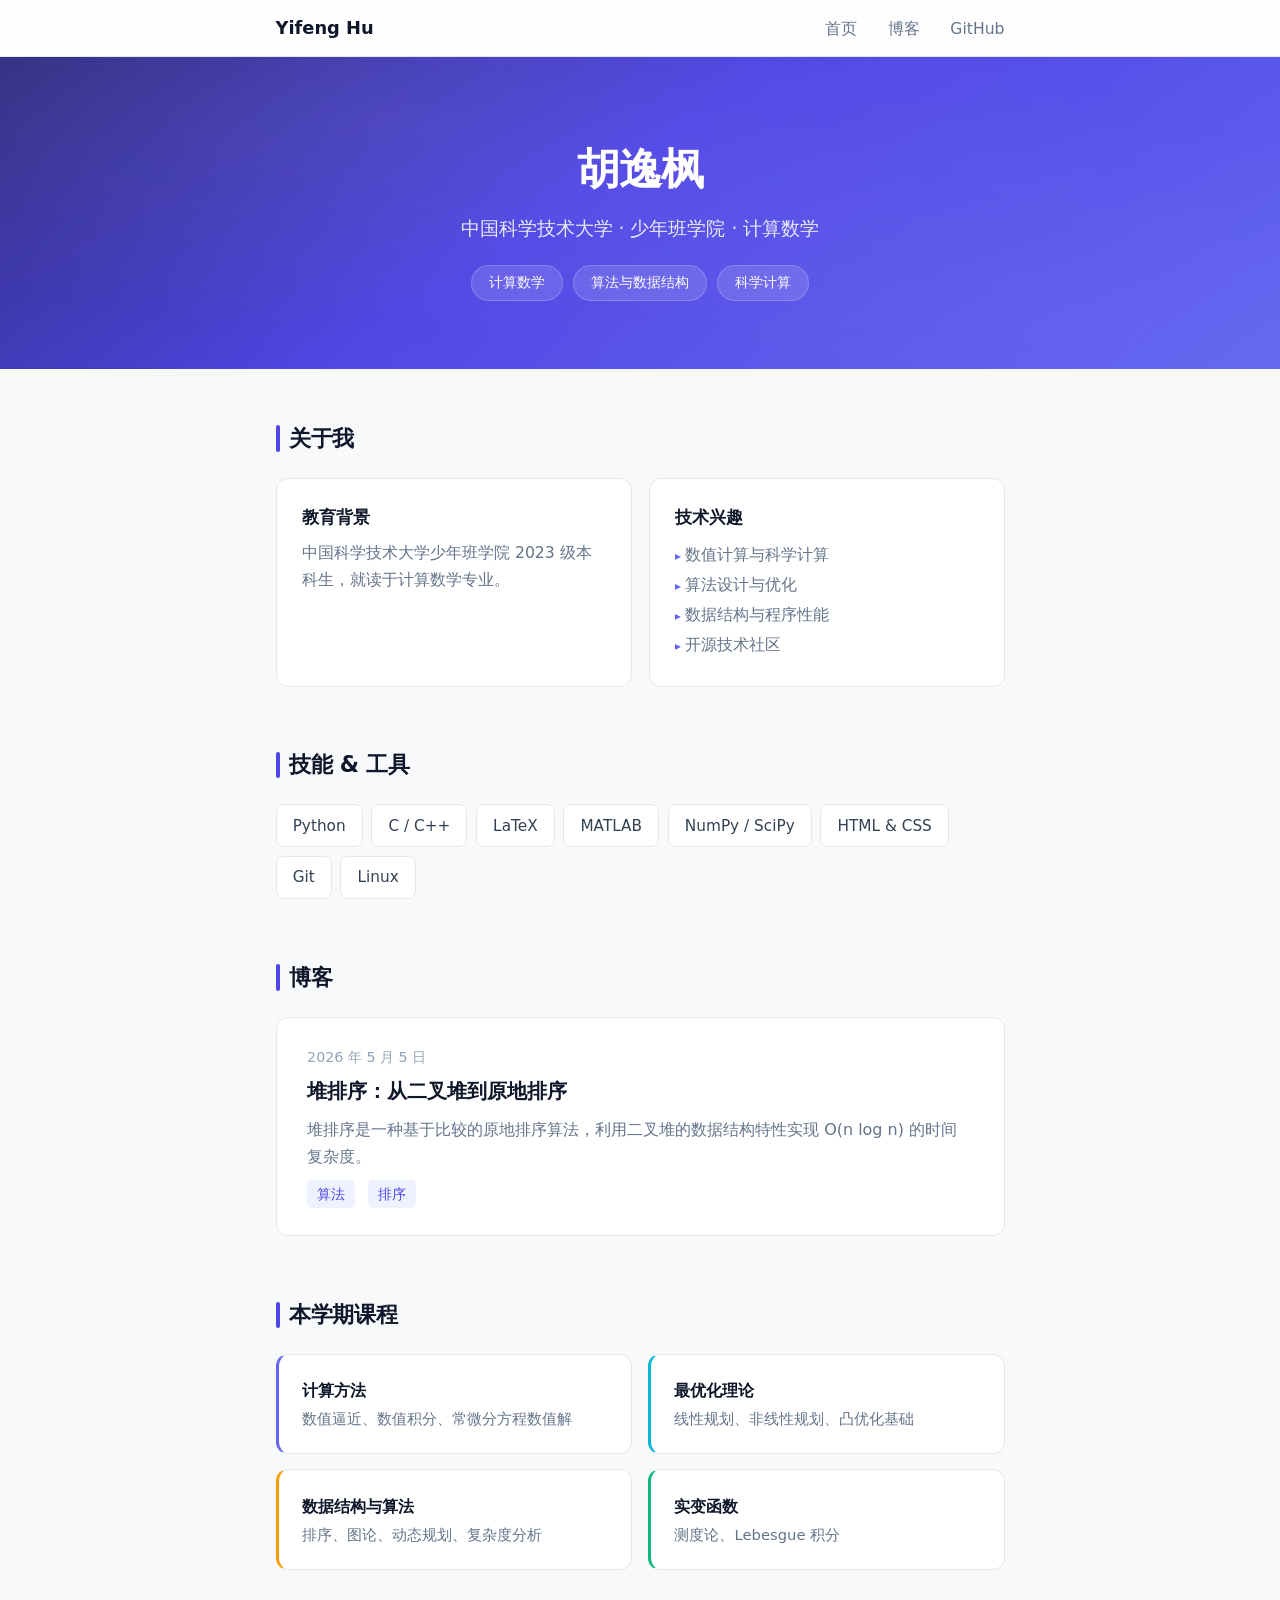
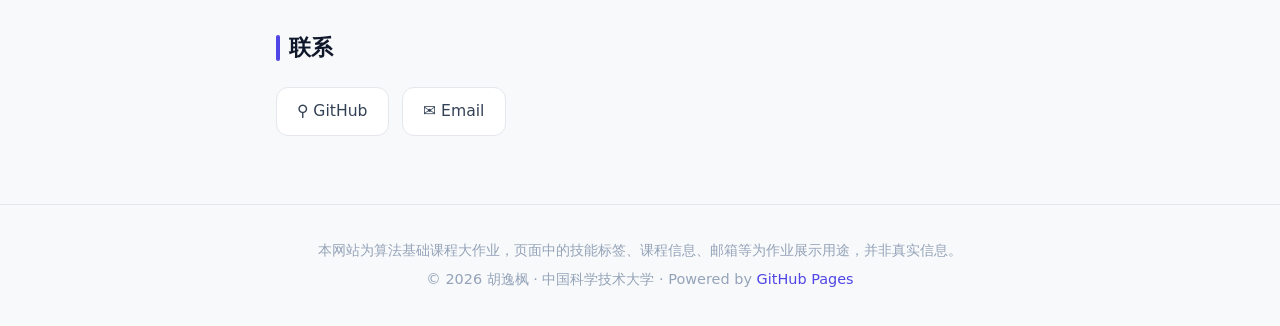
<file: index.html>
<!DOCTYPE html>
<html lang="zh-CN">
<head>
  <meta charset="UTF-8">
  <meta name="viewport" content="width=device-width, initial-scale=1.0">
  <title>胡逸枫 — 个人主页</title>
  <link rel="icon" type="image/svg+xml" href="favicon.svg">
  <link rel="stylesheet" href="css/style.css">
</head>
<body>
  <nav class="nav">
    <div class="nav-inner">
      <a href="index.html" class="nav-logo">Yifeng Hu</a>
      <ul class="nav-links">
        <li><a href="index.html">首页</a></li>
        <li><a href="blog.html">博客</a></li>
        <li><a href="https://github.com/NerocAngevil" target="_blank" rel="noopener">GitHub</a></li>
      </ul>
    </div>
  </nav>

  <header class="hero">
    <h1>胡逸枫</h1>
    <p class="sub">中国科学技术大学 · 少年班学院 · 计算数学</p>
    <div class="tags">
      <span>计算数学</span>
      <span>算法与数据结构</span>
      <span>科学计算</span>
    </div>
  </header>

  <main class="main">
    <section class="sec">
      <h2 class="sec-heading">关于我</h2>
      <div class="about-2col">
        <div class="about-card">
          <h3>教育背景</h3>
          <p>中国科学技术大学少年班学院 2023 级本科生，就读于计算数学专业。</p>
        </div>
        <div class="about-card">
          <h3>技术兴趣</h3>
          <ul>
            <li>数值计算与科学计算</li>
            <li>算法设计与优化</li>
            <li>数据结构与程序性能</li>
            <li>开源技术社区</li>
          </ul>
        </div>
      </div>
    </section>

    <section class="sec">
      <h2 class="sec-heading">技能 & 工具</h2>
      <div class="skills">
        <span class="skill-tag">Python</span>
        <span class="skill-tag">C / C++</span>
        <span class="skill-tag">LaTeX</span>
        <span class="skill-tag">MATLAB</span>
        <span class="skill-tag">NumPy / SciPy</span>
        <span class="skill-tag">HTML & CSS</span>
        <span class="skill-tag">Git</span>
        <span class="skill-tag">Linux</span>
      </div>
    </section>

    <section class="sec">
      <h2 class="sec-heading">博客</h2>
      <div class="blog-card">
        <p class="meta">2026 年 5 月 5 日</p>
        <h3><a href="blog/heap-sort.html">堆排序：从二叉堆到原地排序</a></h3>
        <p class="excerpt">堆排序是一种基于比较的原地排序算法，利用二叉堆的数据结构特性实现 O(n log n) 的时间复杂度。</p>
        <span class="tag">算法</span>
        <span class="tag">排序</span>
      </div>
    </section>

    <section class="sec">
      <h2 class="sec-heading">本学期课程</h2>
      <div class="course-2col">
        <div class="course-card"><h3>计算方法</h3><p>数值逼近、数值积分、常微分方程数值解</p></div>
        <div class="course-card"><h3>最优化理论</h3><p>线性规划、非线性规划、凸优化基础</p></div>
        <div class="course-card"><h3>数据结构与算法</h3><p>排序、图论、动态规划、复杂度分析</p></div>
        <div class="course-card"><h3>实变函数</h3><p>测度论、Lebesgue 积分</p></div>
      </div>
    </section>

    <section class="sec">
      <h2 class="sec-heading">联系</h2>
      <div class="contact">
        <a href="https://github.com/NerocAngevil" target="_blank" rel="noopener">&#9906; GitHub</a>
        <a href="mailto:yifenghu@mail.ustc.edu.cn">&#9993; Email</a>
      </div>
    </section>
  </main>

  <footer class="footer">
    <p style="color:#94a3b8; font-size:0.8rem; margin-bottom:0.3rem;">本网站为算法基础课程大作业，页面中的技能标签、课程信息、邮箱等为作业展示用途，并非真实信息。</p>
    <p>&copy; 2026 胡逸枫 · 中国科学技术大学 · Powered by <a href="https://pages.github.com/" target="_blank" rel="noopener">GitHub Pages</a></p>
  </footer>
  <script src="js/main.js"></script>
</body>
</html>
</file>
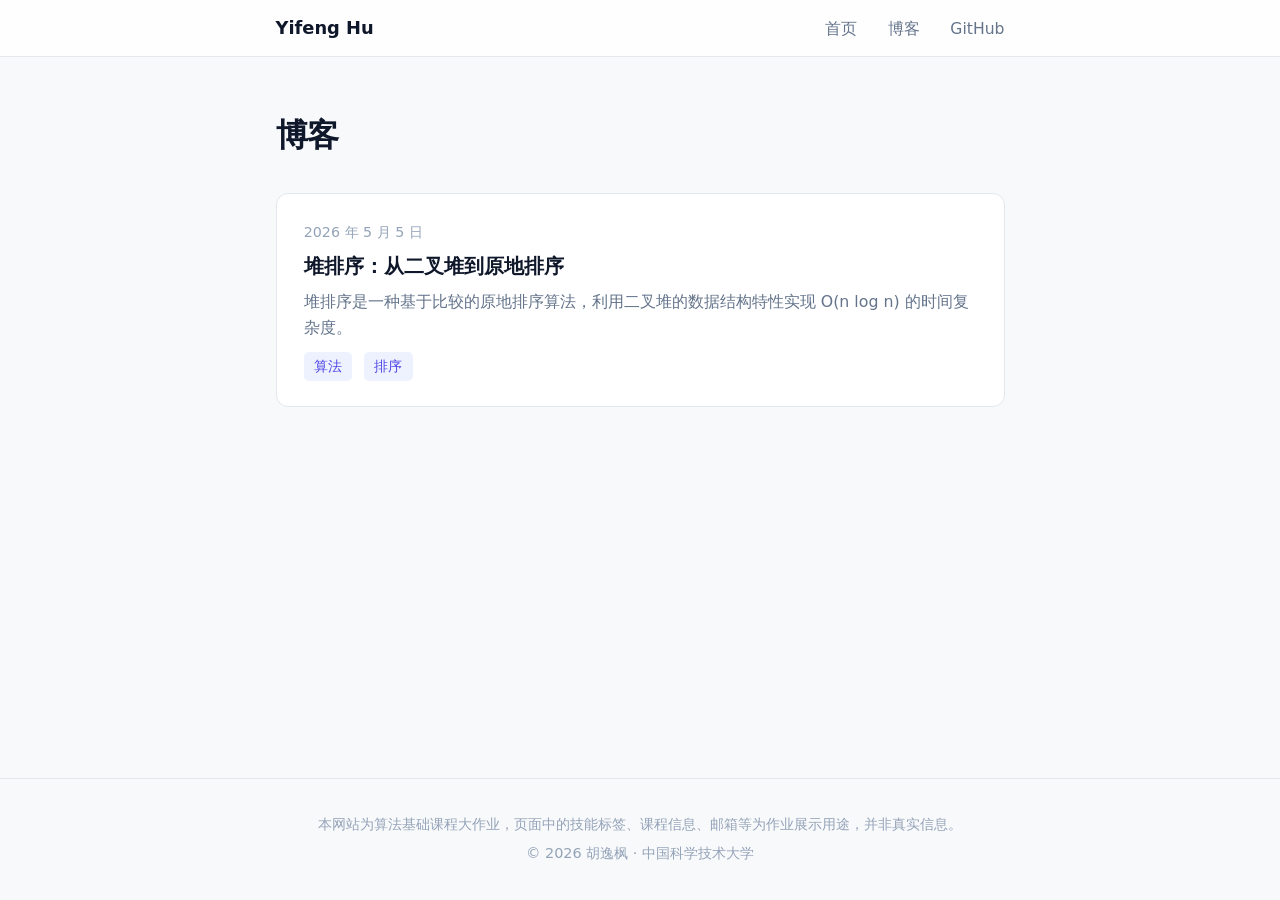
<file: blog.html>
<!DOCTYPE html>
<html lang="zh-CN">
<head>
  <meta charset="UTF-8">
  <meta name="viewport" content="width=device-width, initial-scale=1.0">
  <title>博客 — 胡逸枫</title>
  <link rel="icon" type="image/svg+xml" href="favicon.svg">
  <link rel="stylesheet" href="css/style.css">
</head>
<body>
  <nav class="nav">
    <div class="nav-inner">
      <a href="index.html" class="nav-logo">Yifeng Hu</a>
      <ul class="nav-links">
        <li><a href="index.html">首页</a></li>
        <li><a href="blog.html">博客</a></li>
        <li><a href="https://github.com/NerocAngevil" target="_blank" rel="noopener">GitHub</a></li>
      </ul>
    </div>
  </nav>

  <main class="main">
    <h1 class="page-heading">博客</h1>
    <div class="blog-item">
      <p class="meta">2026 年 5 月 5 日</p>
      <h3><a href="blog/heap-sort.html">堆排序：从二叉堆到原地排序</a></h3>
      <p class="excerpt">堆排序是一种基于比较的原地排序算法，利用二叉堆的数据结构特性实现 O(n log n) 的时间复杂度。</p>
      <span class="tag">算法</span>
      <span class="tag">排序</span>
    </div>
  </main>

  <footer class="footer">
    <p style="color:#94a3b8; font-size:0.8rem; margin-bottom:0.3rem;">本网站为算法基础课程大作业，页面中的技能标签、课程信息、邮箱等为作业展示用途，并非真实信息。</p>
    <p>&copy; 2026 胡逸枫 · 中国科学技术大学</p>
  </footer>
  <script src="js/main.js"></script>
</body>
</html>
</file>
<file: css/style.css>
/* ===== Variables ===== */
:root {
  --color-bg: #f8f9fb;
  --color-surface: #ffffff;
  --color-text: #334155;
  --color-text-light: #64748b;
  --color-heading: #0f172a;
  --color-primary: #4f46e5;
  --color-accent: #6366f1;
  --color-accent-light: #eef2ff;
  --color-border: #e4e7ec;
  --font-sans: "Inter", "PingFang SC", "Microsoft YaHei", system-ui, sans-serif;
  --font-mono: "JetBrains Mono", "Fira Code", Consolas, monospace;
  --radius: 12px;
  --content-w: 780px;
}

*, *::before, *::after { box-sizing: border-box; margin: 0; padding: 0; }

html { font-size: 17px; scroll-behavior: smooth; -webkit-font-smoothing: antialiased; }

body {
  font-family: var(--font-sans);
  background: var(--color-bg);
  color: var(--color-text);
  line-height: 1.7;
  min-height: 100vh;
  display: flex;
  flex-direction: column;
}

a { color: var(--color-primary); text-decoration: none; transition: color 0.2s; }
a:hover { color: #3730a3; }

/* ===== Nav ===== */
.nav {
  background: rgba(255,255,255,0.8);
  border-bottom: 1px solid var(--color-border);
  position: sticky; top: 0; z-index: 100;
  backdrop-filter: blur(12px);
  -webkit-backdrop-filter: blur(12px);
}
.nav-inner {
  max-width: var(--content-w); margin: 0 auto; padding: 0 1.5rem;
  display: flex; align-items: center; justify-content: space-between; height: 56px;
}
.nav-logo { font-weight: 700; font-size: 1.05rem; color: var(--color-heading); }
.nav-links { display: flex; gap: 1.8rem; list-style: none; }
.nav-links a { color: var(--color-text-light); font-size: 0.92rem; font-weight: 500; }
.nav-links a:hover { color: var(--color-primary); text-decoration: none; }

/* ===== Hero ===== */
.hero {
  background: linear-gradient(145deg, #312e81 0%, #4f46e5 45%, #6366f1 100%);
  color: #fff; padding: 4.5rem 1.5rem 4rem; text-align: center;
  position: relative; overflow: hidden;
}
.hero::after {
  content: ''; position: absolute; inset: 0;
  background: radial-gradient(ellipse at 30% 20%, rgba(255,255,255,0.06) 0%, transparent 60%),
              radial-gradient(ellipse at 70% 80%, rgba(255,255,255,0.04) 0%, transparent 60%);
  pointer-events: none;
}
.hero h1 { font-size: 2.5rem; font-weight: 800; letter-spacing: -0.02em; margin-bottom: 0.4rem; position: relative; }
.hero .sub { font-size: 1.1rem; opacity: 0.88; font-weight: 400; position: relative; }
.hero .tags { margin-top: 1.2rem; display: flex; gap: 0.6rem; justify-content: center; flex-wrap: wrap; position: relative; }
.hero .tags span {
  background: rgba(255,255,255,0.13); border: 1px solid rgba(255,255,255,0.2);
  border-radius: 24px; padding: 0.3rem 1rem; font-size: 0.83rem; backdrop-filter: blur(4px);
}

/* ===== Main Content ===== */
.main {
  flex: 1; max-width: var(--content-w); margin: 0 auto; padding: 3rem 1.5rem 4rem; width: 100%;
}

/* ===== Section ===== */
.sec { margin-bottom: 3.5rem; }
.sec:last-child { margin-bottom: 0; }
.sec-heading {
  font-size: 1.3rem; font-weight: 700; color: var(--color-heading);
  margin-bottom: 1.2rem; letter-spacing: -0.01em;
  display: flex; align-items: center; gap: 0.55rem;
}
.sec-heading::before {
  content: ''; display: inline-block; width: 4px; height: 1.2em;
  background: var(--color-primary); border-radius: 3px;
}

/* ===== About ===== */
.about-2col { display: grid; grid-template-columns: 1fr 1fr; gap: 1rem; }
.about-card {
  background: var(--color-surface); border: 1px solid var(--color-border);
  border-radius: var(--radius); padding: 1.5rem;
  transition: box-shadow 0.25s, border-color 0.25s;
}
.about-card:hover { box-shadow: 0 4px 18px rgba(0,0,0,0.05); border-color: #d0d5dd; }
.about-card h3 { font-size: 0.98rem; font-weight: 650; color: var(--color-heading); margin-bottom: 0.45rem; }
.about-card p, .about-card li { font-size: 0.92rem; color: var(--color-text-light); line-height: 1.7; }
.about-card ul { list-style: none; padding: 0; }
.about-card li { padding: 0.1rem 0; }
.about-card li::before { content: "▸ "; color: var(--color-accent); font-size: 0.7rem; }

/* ===== Skills ===== */
.skills { display: flex; flex-wrap: wrap; gap: 0.5rem; }
.skill-tag {
  background: var(--color-surface); border: 1px solid var(--color-border);
  border-radius: 8px; padding: 0.45rem 0.95rem; font-size: 0.9rem;
  font-weight: 500; color: var(--color-text); cursor: default; transition: all 0.2s;
}
.skill-tag:hover {
  border-color: var(--color-accent); background: var(--color-accent-light);
  color: var(--color-primary); transform: translateY(-1px);
  box-shadow: 0 2px 8px rgba(79,70,229,0.08);
}

/* ===== Blog Card ===== */
.blog-card {
  background: var(--color-surface); border: 1px solid var(--color-border);
  border-radius: var(--radius); padding: 1.6rem 1.8rem;
  transition: box-shadow 0.25s, border-color 0.25s;
}
.blog-card:hover { box-shadow: 0 4px 20px rgba(0,0,0,0.06); border-color: #d0d5dd; }
.blog-card .meta { font-size: 0.84rem; color: #94a3b8; font-weight: 500; margin-bottom: 0.3rem; }
.blog-card h3 { font-size: 1.2rem; margin-bottom: 0.4rem; }
.blog-card h3 a { color: var(--color-heading); }
.blog-card h3 a:hover { color: var(--color-primary); }
.blog-card .excerpt { font-size: 0.94rem; color: var(--color-text-light); line-height: 1.7; }

.tag {
  display: inline-block; background: var(--color-accent-light);
  color: var(--color-primary); border-radius: 5px; padding: 0.15rem 0.6rem;
  font-size: 0.8rem; font-weight: 500; margin-top: 0.6rem; margin-right: 0.4rem;
}

/* ===== Courses ===== */
.course-2col { display: grid; grid-template-columns: 1fr 1fr; gap: 0.9rem; }
.course-card {
  background: var(--color-surface); border: 1px solid var(--color-border);
  border-radius: var(--radius); padding: 1.3rem 1.4rem;
  transition: box-shadow 0.25s;
}
.course-card:hover { box-shadow: 0 3px 14px rgba(0,0,0,0.04); }
.course-card:nth-child(1) { border-left: 3px solid #6366f1; }
.course-card:nth-child(2) { border-left: 3px solid #06b6d4; }
.course-card:nth-child(3) { border-left: 3px solid #f59e0b; }
.course-card:nth-child(4) { border-left: 3px solid #10b981; }
.course-card h3 { font-size: 0.96rem; font-weight: 650; color: var(--color-heading); margin-bottom: 0.2rem; }
.course-card p { font-size: 0.87rem; color: var(--color-text-light); line-height: 1.55; }

/* ===== Contact ===== */
.contact { display: flex; gap: 0.75rem; flex-wrap: wrap; }
.contact a {
  display: inline-flex; align-items: center; gap: 0.4rem;
  background: var(--color-surface); border: 1px solid var(--color-border);
  border-radius: var(--radius); padding: 0.6rem 1.2rem;
  font-size: 0.92rem; font-weight: 500; color: var(--color-text); transition: all 0.2s;
}
.contact a:hover { border-color: var(--color-accent); color: var(--color-primary); text-decoration: none;
  box-shadow: 0 2px 8px rgba(0,0,0,0.04); }

/* ===== Footer ===== */
.footer {
  text-align: center; padding: 2rem 1.5rem; border-top: 1px solid var(--color-border);
  color: #94a3b8; font-size: 0.85rem;
}
.footer a { color: var(--color-primary); }

/* ===== Blog List ===== */
.page-heading { font-size: 1.9rem; font-weight: 750; color: var(--color-heading); letter-spacing: -0.02em; margin-bottom: 1.8rem; }
.blog-item {
  background: var(--color-surface); border: 1px solid var(--color-border);
  border-radius: var(--radius); padding: 1.5rem 1.6rem; margin-bottom: 0.9rem;
  transition: box-shadow 0.25s;
}
.blog-item:hover { box-shadow: 0 3px 14px rgba(0,0,0,0.04); border-color: #d0d5dd; }
.blog-item .meta { font-size: 0.84rem; color: #94a3b8; margin-bottom: 0.25rem; }
.blog-item h3 { font-size: 1.18rem; margin-bottom: 0.35rem; }
.blog-item h3 a { color: var(--color-heading); }
.blog-item h3 a:hover { color: var(--color-primary); }
.blog-item .excerpt { font-size: 0.93rem; color: var(--color-text-light); line-height: 1.7; }

/* ===== Blog Post Layout (with sidebar ToC) ===== */
.post-layout {
  max-width: 960px;
  margin: 0 auto;
  padding: 3rem 1.5rem 4rem;
  display: flex;
  gap: 2.5rem;
  align-items: flex-start;
}

.post-sidebar {
  width: 200px;
  flex-shrink: 0;
  position: sticky;
  top: 80px;
}

.post-toc {
  background: var(--color-surface);
  border: 1px solid var(--color-border);
  border-radius: var(--radius);
  padding: 1rem 1.15rem;
}

.post-toc .toc-title {
  font-size: 0.75rem;
  font-weight: 700;
  text-transform: uppercase;
  letter-spacing: 0.07em;
  color: var(--color-text-light);
  margin-bottom: 0.6rem;
}

.post-toc ol { list-style: none; padding: 0; }
.post-toc li { padding: 0.1rem 0; font-size: 0.84rem; line-height: 1.5; }
.post-toc li.toc-h3 { padding-left: 0.8rem; }
.post-toc a { color: var(--color-text-light); display: block; padding: 0.15rem 0.4rem; border-radius: 4px; transition: all 0.15s; }
.post-toc a:hover { color: var(--color-primary); text-decoration: none; background: var(--color-accent-light); }
.post-toc a.active { color: var(--color-primary); font-weight: 600; background: var(--color-accent-light); }

.post-body {
  flex: 1;
  min-width: 0;
}

/* TOC toggle button (mobile) */
.toc-toggle {
  display: none;
}

/* ===== Blog Post ===== */
.blog-post h1 { font-size: 2.1rem; font-weight: 800; color: var(--color-heading); letter-spacing: -0.02em; line-height: 1.3; margin-bottom: 0.3rem; }
.blog-post .meta { font-size: 0.9rem; color: #94a3b8; margin-bottom: 1.5rem; }
.blog-post h2 { font-size: 1.4rem; font-weight: 700; margin: 2.3rem 0 0.7rem; color: var(--color-heading); letter-spacing: -0.01em; }
.blog-post h3 { font-size: 1.12rem; font-weight: 600; margin: 1.5rem 0 0.45rem; }
.blog-post p { margin-bottom: 1rem; line-height: 1.8; }
.blog-post ul, .blog-post ol { margin: 0.3rem 0 1rem 1.5rem; }
.blog-post li { margin-bottom: 0.25rem; line-height: 1.7; }
.blog-post strong { color: var(--color-heading); font-weight: 650; }

.blog-post pre {
  background: #1a1b2e; color: #cdd6f4; border-radius: var(--radius);
  padding: 1.2rem 1.4rem; overflow-x: auto; font-family: var(--font-mono);
  font-size: 0.85rem; line-height: 1.6; margin-bottom: 1.1rem; border: 1px solid #2a2b3e;
}
.blog-post :not(pre) > code {
  font-family: var(--font-mono); font-size: 0.87em; background: var(--color-accent-light);
  color: var(--color-primary); padding: 0.1em 0.38em; border-radius: 4px; font-weight: 500;
}
.blog-post pre code { background: none; padding: 0; color: inherit; font-weight: 400; }
.blog-post blockquote {
  border-left: 3px solid var(--color-accent); margin: 1.1rem 0; padding: 0.65rem 1.1rem;
  background: var(--color-accent-light); border-radius: 0 var(--radius) var(--radius) 0;
  color: var(--color-text-light); font-style: italic;
}
.blog-post table { width: 100%; border-collapse: collapse; margin: 1.1rem 0; }
.blog-post th, .blog-post td {
  border: 1px solid var(--color-border); padding: 0.6rem 1rem; text-align: center; font-size: 0.92rem;
}
.blog-post th { background: var(--color-accent-light); font-weight: 600; color: var(--color-heading); }
.blog-post td { background: var(--color-surface); }

/* ===== Blog TOC ===== */
.blog-toc {
  background: var(--color-surface); border: 1px solid var(--color-border);
  border-radius: var(--radius); padding: 1.2rem 1.5rem; margin-bottom: 2rem;
}
.blog-toc .toc-title { font-size: 0.8rem; font-weight: 700; text-transform: uppercase; letter-spacing: 0.06em; color: var(--color-text-light); margin-bottom: 0.6rem; }
.blog-toc ol { list-style: none; padding: 0; }
.blog-toc li { padding: 0.12rem 0; font-size: 0.91rem; }
.blog-toc li.toc-h3 { padding-left: 1.2rem; }
.blog-toc a { color: var(--color-text-light); }
.blog-toc a:hover { color: var(--color-primary); text-decoration: none; }

.back-link { display: inline-flex; align-items: center; gap: 0.25rem; margin-bottom: 1.5rem; font-size: 0.92rem; color: var(--color-text-light); font-weight: 500; }
.back-link:hover { color: var(--color-primary); }

/* KaTeX */
.katex-display { margin: 1.1rem 0 !important; overflow-x: auto; }
.katex { font-size: 1.05em !important; }

/* ===== Responsive ===== */
@media (max-width: 800px) {
  .post-layout {
    flex-direction: column;
    padding: 2rem 1.1rem 3rem;
    gap: 1.2rem;
  }

  .post-sidebar {
    width: 100%;
    position: static;
    order: -1;
  }

  .post-toc {
    padding: 0.8rem 1rem;
  }

  .post-toc ol {
    display: flex;
    flex-wrap: wrap;
    gap: 0.3rem 0.8rem;
  }

  .post-toc li { padding: 0; }
  .post-toc li.toc-h3 { padding-left: 0.6rem; }
  .post-toc a { font-size: 0.82rem; padding: 0.1rem 0; }
}

@media (max-width: 640px) {
  html { font-size: 15px; }
  .hero { padding: 3rem 1.2rem 2.5rem; }
  .hero h1 { font-size: 1.9rem; }
  .hero .sub { font-size: 0.95rem; }
  .main { padding: 2rem 1.1rem 3rem; }
  .about-2col, .course-2col { grid-template-columns: 1fr; }
  .blog-post h1 { font-size: 1.6rem; }
  .blog-post h2 { font-size: 1.25rem; }
}
</file>
